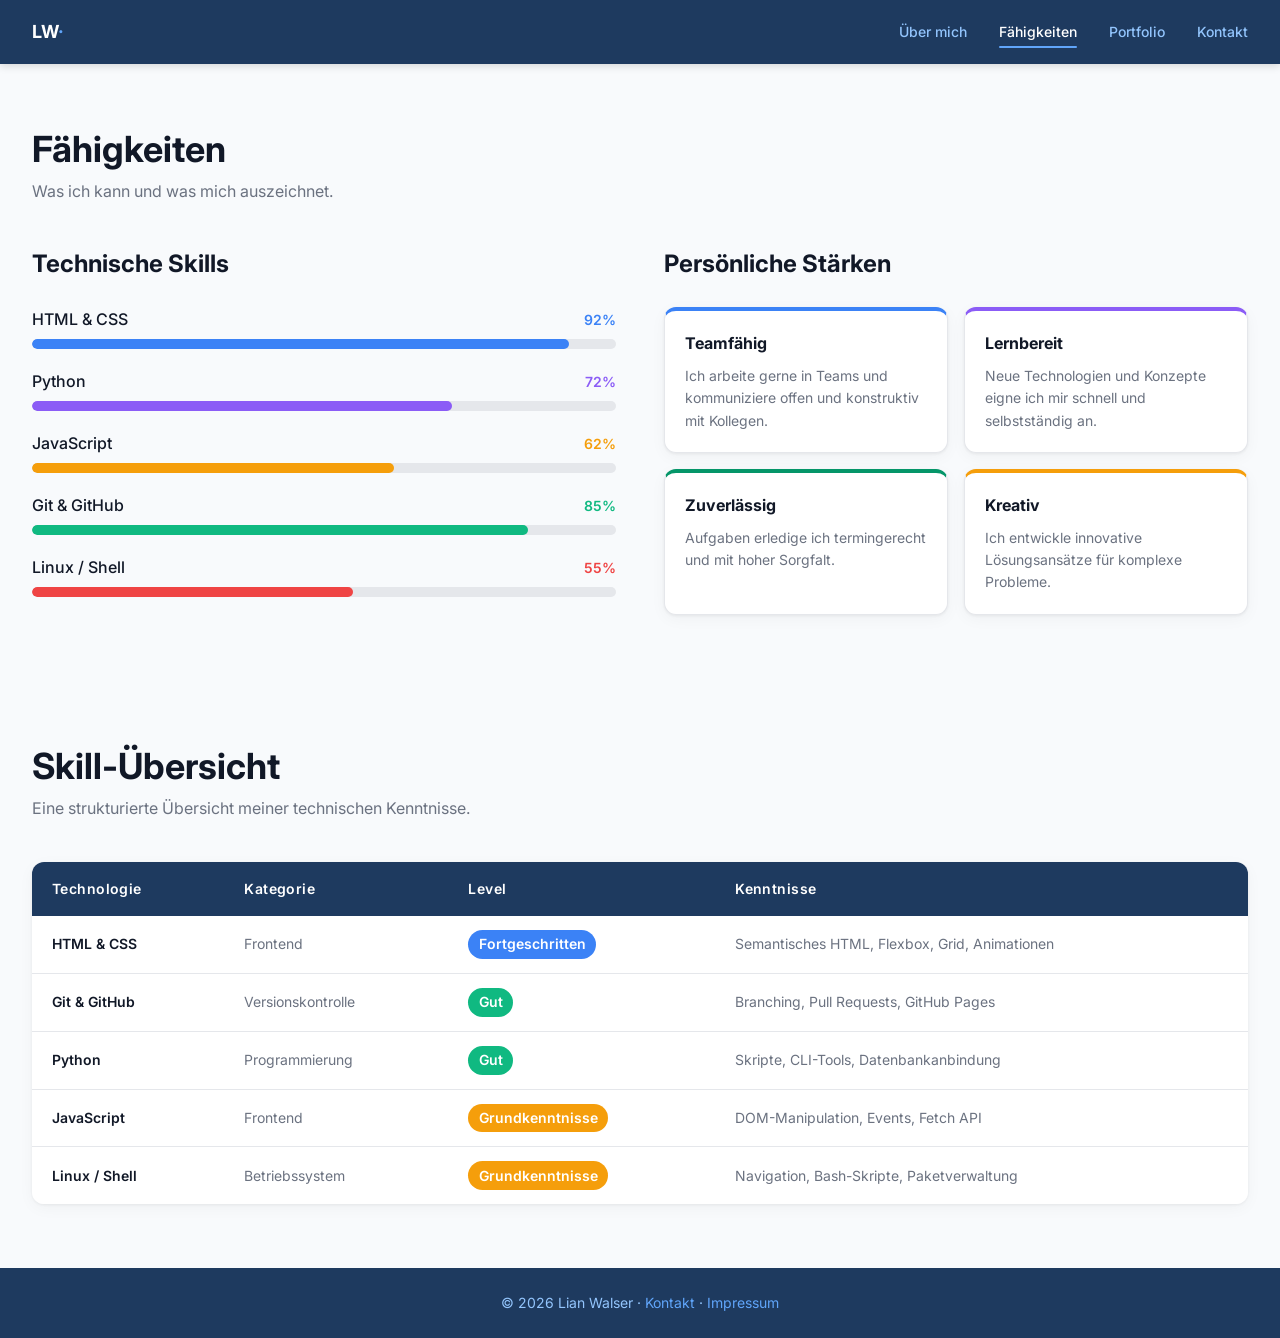
<file: pages/faehigkeiten.html>
﻿<!DOCTYPE html>
<html lang="de">
<head>
  <meta charset="UTF-8" />
  <meta name="viewport" content="width=device-width, initial-scale=1.0" />
  <meta name="description" content="Fähigkeiten und Stärken von Lian Walser – Informatiker EFZ." />
  <title>Lian Walser – Fähigkeiten</title>
  <link rel="stylesheet" href="../css/style.css" />
</head>
<body>

  <!-- Navigation -->
  <nav class="navbar">
    <div class="container">
      <a href="../index.html" class="nav-logo">LW<span>·</span></a>
      <button class="nav-toggle" aria-label="Menü öffnen" aria-expanded="false">
        <span></span><span></span><span></span>
      </button>
      <ul class="nav-links">
        <li><a href="../index.html">Über mich</a></li>
        <li><a href="faehigkeiten.html" class="active">Fähigkeiten</a></li>
        <li><a href="portfolio.html">Portfolio</a></li>
        <li><a href="kontakt.html">Kontakt</a></li>
      </ul>
    </div>
  </nav>

  <!-- Fähigkeiten -->
  <section class="section">
    <div class="container">
      <h1 class="section-title">Fähigkeiten</h1>
      <p class="section-subtitle">Was ich kann und was mich auszeichnet.</p>

      <div class="skills-layout">

        <!-- Skill-Balken -->
        <div>
          <h2 class="skills-heading">Technische Skills</h2>

          <div class="skill-item">
            <div class="skill-header">
              <span class="skill-name">HTML &amp; CSS</span>
              <span class="skill-pct skill-pct--blue">92%</span>
            </div>
            <div class="skill-bar-bg">
              <div class="skill-bar-fill skill-bar--blue skill-w-92"></div>
            </div>
          </div>

          <div class="skill-item">
            <div class="skill-header">
              <span class="skill-name">Python</span>
              <span class="skill-pct skill-pct--purple">72%</span>
            </div>
            <div class="skill-bar-bg">
              <div class="skill-bar-fill skill-bar--purple skill-w-72"></div>
            </div>
          </div>

          <div class="skill-item">
            <div class="skill-header">
              <span class="skill-name">JavaScript</span>
              <span class="skill-pct skill-pct--amber">62%</span>
            </div>
            <div class="skill-bar-bg">
              <div class="skill-bar-fill skill-bar--amber skill-w-62"></div>
            </div>
          </div>

          <div class="skill-item">
            <div class="skill-header">
              <span class="skill-name">Git &amp; GitHub</span>
              <span class="skill-pct skill-pct--green">85%</span>
            </div>
            <div class="skill-bar-bg">
              <div class="skill-bar-fill skill-bar--green skill-w-85"></div>
            </div>
          </div>

          <div class="skill-item">
            <div class="skill-header">
              <span class="skill-name">Linux / Shell</span>
              <span class="skill-pct skill-pct--red">55%</span>
            </div>
            <div class="skill-bar-bg">
              <div class="skill-bar-fill skill-bar--red skill-w-55"></div>
            </div>
          </div>
        </div>

        <!-- Stärken-Karten -->
        <div>
          <h2 class="skills-heading">Persönliche Stärken</h2>

          <div class="strengths-grid">

            <div class="strength-card strength-card--blue">
              <h4>Teamfähig</h4>
              <p>Ich arbeite gerne in Teams und kommuniziere offen und konstruktiv mit Kollegen.</p>
            </div>

            <div class="strength-card strength-card--purple">
              <h4>Lernbereit</h4>
              <p>Neue Technologien und Konzepte eigne ich mir schnell und selbstständig an.</p>
            </div>

            <div class="strength-card strength-card--green">
              <h4>Zuverlässig</h4>
              <p>Aufgaben erledige ich termingerecht und mit hoher Sorgfalt.</p>
            </div>

            <div class="strength-card strength-card--amber">
              <h4>Kreativ</h4>
              <p>Ich entwickle innovative Lösungsansätze für komplexe Probleme.</p>
            </div>

          </div>
        </div>

      </div>
    </div>
  </section>

  <!-- Skill-Tabelle -->
  <section class="section">
    <div class="container">
      <h2 class="section-title">Skill-Übersicht</h2>
      <p class="section-subtitle">Eine strukturierte Übersicht meiner technischen Kenntnisse.</p>
      <div class="table-wrapper">
        <table class="skill-table">
          <thead>
            <tr>
              <th>Technologie</th>
              <th>Kategorie</th>
              <th>Level</th>
              <th>Kenntnisse</th>
            </tr>
          </thead>
          <tbody>
            <tr>
              <td>HTML &amp; CSS</td>
              <td>Frontend</td>
              <td><span class="level-badge level-badge--expert">Fortgeschritten</span></td>
              <td>Semantisches HTML, Flexbox, Grid, Animationen</td>
            </tr>
            <tr>
              <td>Git &amp; GitHub</td>
              <td>Versionskontrolle</td>
              <td><span class="level-badge level-badge--advanced">Gut</span></td>
              <td>Branching, Pull Requests, GitHub Pages</td>
            </tr>
            <tr>
              <td>Python</td>
              <td>Programmierung</td>
              <td><span class="level-badge level-badge--advanced">Gut</span></td>
              <td>Skripte, CLI-Tools, Datenbankanbindung</td>
            </tr>
            <tr>
              <td>JavaScript</td>
              <td>Frontend</td>
              <td><span class="level-badge level-badge--intermediate">Grundkenntnisse</span></td>
              <td>DOM-Manipulation, Events, Fetch API</td>
            </tr>
            <tr>
              <td>Linux / Shell</td>
              <td>Betriebssystem</td>
              <td><span class="level-badge level-badge--intermediate">Grundkenntnisse</span></td>
              <td>Navigation, Bash-Skripte, Paketverwaltung</td>
            </tr>
          </tbody>
        </table>
      </div>
    </div>
  </section>

  <!-- Footer -->
  <footer>
    <p>© 2026 Lian Walser · <a href="kontakt.html">Kontakt</a> · <a href="impressum.html">Impressum</a></p>
  </footer>

  <script>
    const toggle = document.querySelector('.nav-toggle');
    const links  = document.querySelector('.nav-links');
    toggle.addEventListener('click', () => {
      const open = links.classList.toggle('open');
      toggle.classList.toggle('open', open);
      toggle.setAttribute('aria-expanded', open);
    });
  </script>

</body>
</html>
</file>
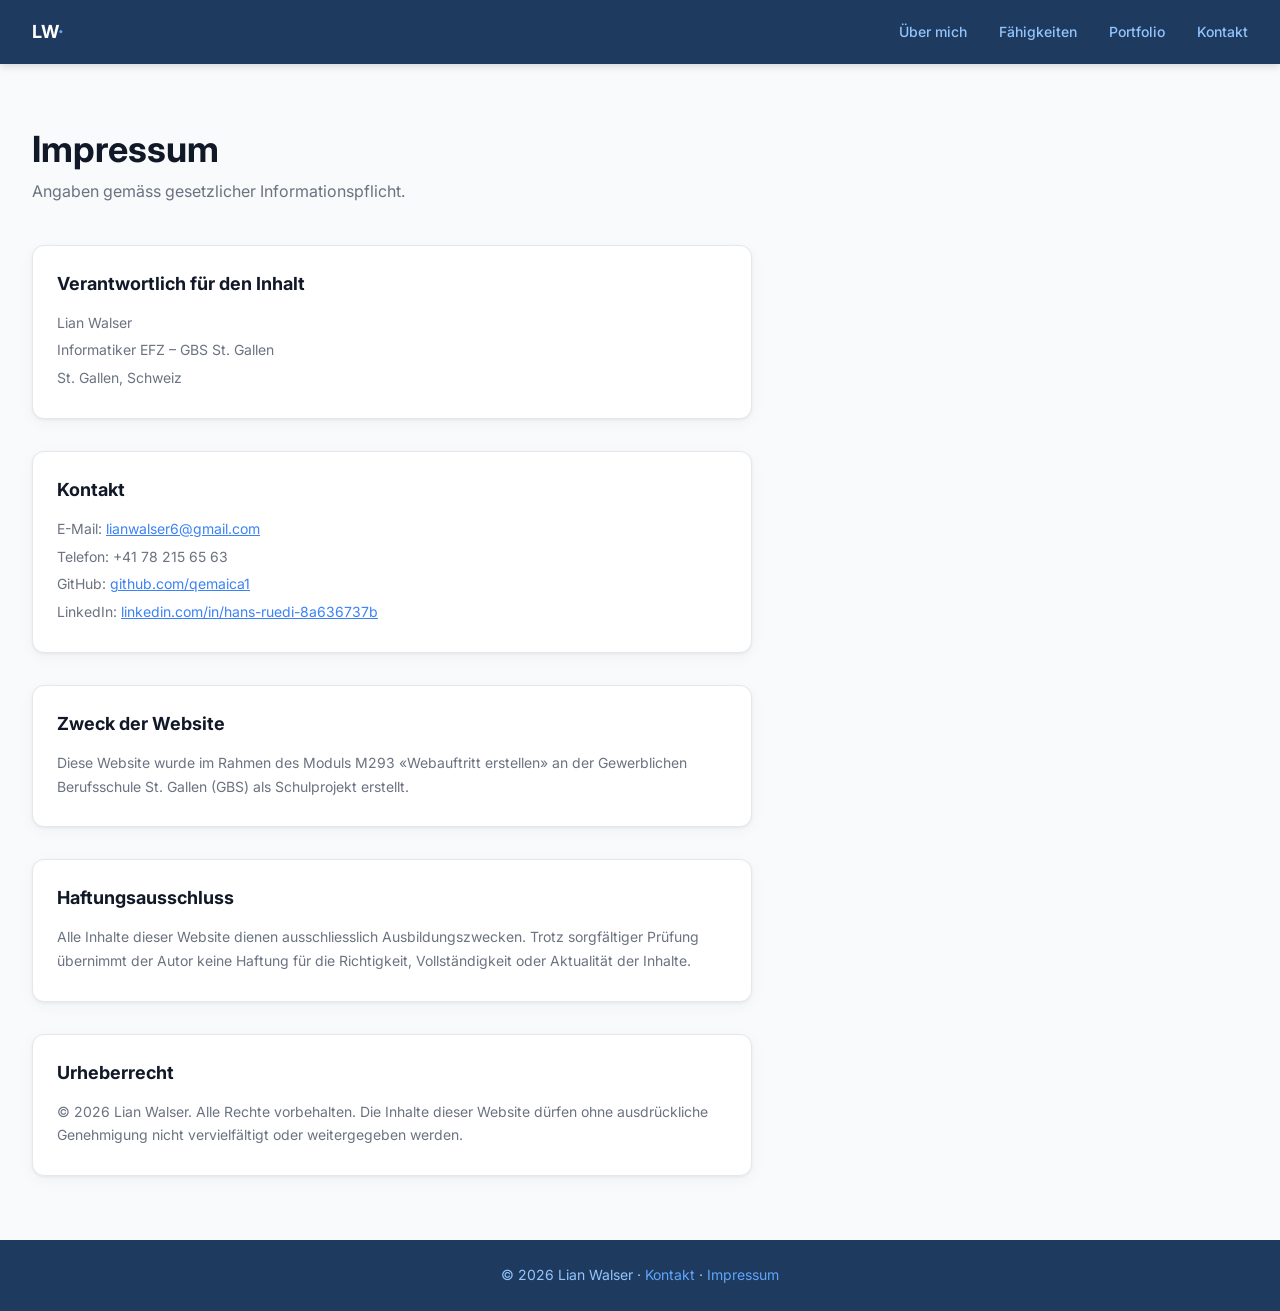
<file: pages/impressum.html>
﻿<!DOCTYPE html>
<html lang="de">
<head>
  <meta charset="UTF-8" />
  <meta name="viewport" content="width=device-width, initial-scale=1.0" />
  <meta name="description" content="Impressum – Lian Walser, Informatiker EFZ GBS St. Gallen." />
  <title>Lian Walser – Impressum</title>
  <link rel="stylesheet" href="../css/style.css" />
</head>
<body>

  <!-- Navigation -->
  <nav class="navbar">
    <div class="container">
      <a href="../index.html" class="nav-logo">LW<span>·</span></a>
      <button class="nav-toggle" aria-label="Menü öffnen" aria-expanded="false">
        <span></span><span></span><span></span>
      </button>
      <ul class="nav-links">
        <li><a href="../index.html">Über mich</a></li>
        <li><a href="faehigkeiten.html">Fähigkeiten</a></li>
        <li><a href="portfolio.html">Portfolio</a></li>
        <li><a href="kontakt.html">Kontakt</a></li>
      </ul>
    </div>
  </nav>

  <!-- Impressum -->
  <section class="section">
    <div class="container">
      <h1 class="section-title">Impressum</h1>
      <p class="section-subtitle">Angaben gemäss gesetzlicher Informationspflicht.</p>

      <div class="impressum-layout">

        <div class="impressum-block">
          <h2 class="impressum-heading">Verantwortlich für den Inhalt</h2>
          <p>Lian Walser</p>
          <p>Informatiker EFZ – GBS St. Gallen</p>
          <p>St. Gallen, Schweiz</p>
        </div>

        <div class="impressum-block">
          <h2 class="impressum-heading">Kontakt</h2>
          <p>E-Mail: <a href="mailto:lianwalser6@gmail.com">lianwalser6@gmail.com</a></p>
          <p>Telefon: +41 78 215 65 63</p>
          <p>GitHub: <a href="https://github.com/qemaica1" target="_blank" rel="noopener noreferrer">github.com/qemaica1</a></p>
          <p>LinkedIn: <a href="https://www.linkedin.com/in/hans-ruedi-8a636737b/" target="_blank" rel="noopener noreferrer">linkedin.com/in/hans-ruedi-8a636737b</a></p>
        </div>

        <div class="impressum-block">
          <h2 class="impressum-heading">Zweck der Website</h2>
          <p>
            Diese Website wurde im Rahmen des Moduls M293 «Webauftritt erstellen»
            an der Gewerblichen Berufsschule St. Gallen (GBS) als Schulprojekt erstellt.
          </p>
        </div>

        <div class="impressum-block">
          <h2 class="impressum-heading">Haftungsausschluss</h2>
          <p>
            Alle Inhalte dieser Website dienen ausschliesslich Ausbildungszwecken.
            Trotz sorgfältiger Prüfung übernimmt der Autor keine Haftung für die
            Richtigkeit, Vollständigkeit oder Aktualität der Inhalte.
          </p>
        </div>

        <div class="impressum-block">
          <h2 class="impressum-heading">Urheberrecht</h2>
          <p>
            © 2026 Lian Walser. Alle Rechte vorbehalten. Die Inhalte dieser Website
            dürfen ohne ausdrückliche Genehmigung nicht vervielfältigt oder weitergegeben werden.
          </p>
        </div>

      </div>
    </div>
  </section>

  <!-- Footer -->
  <footer>
    <p>© 2026 Lian Walser · <a href="kontakt.html">Kontakt</a> · <a href="impressum.html" class="active">Impressum</a></p>
  </footer>

  <script>
    const toggle = document.querySelector('.nav-toggle');
    const links  = document.querySelector('.nav-links');
    toggle.addEventListener('click', () => {
      const open = links.classList.toggle('open');
      toggle.classList.toggle('open', open);
      toggle.setAttribute('aria-expanded', open);
    });
  </script>

</body>
</html>
</file>
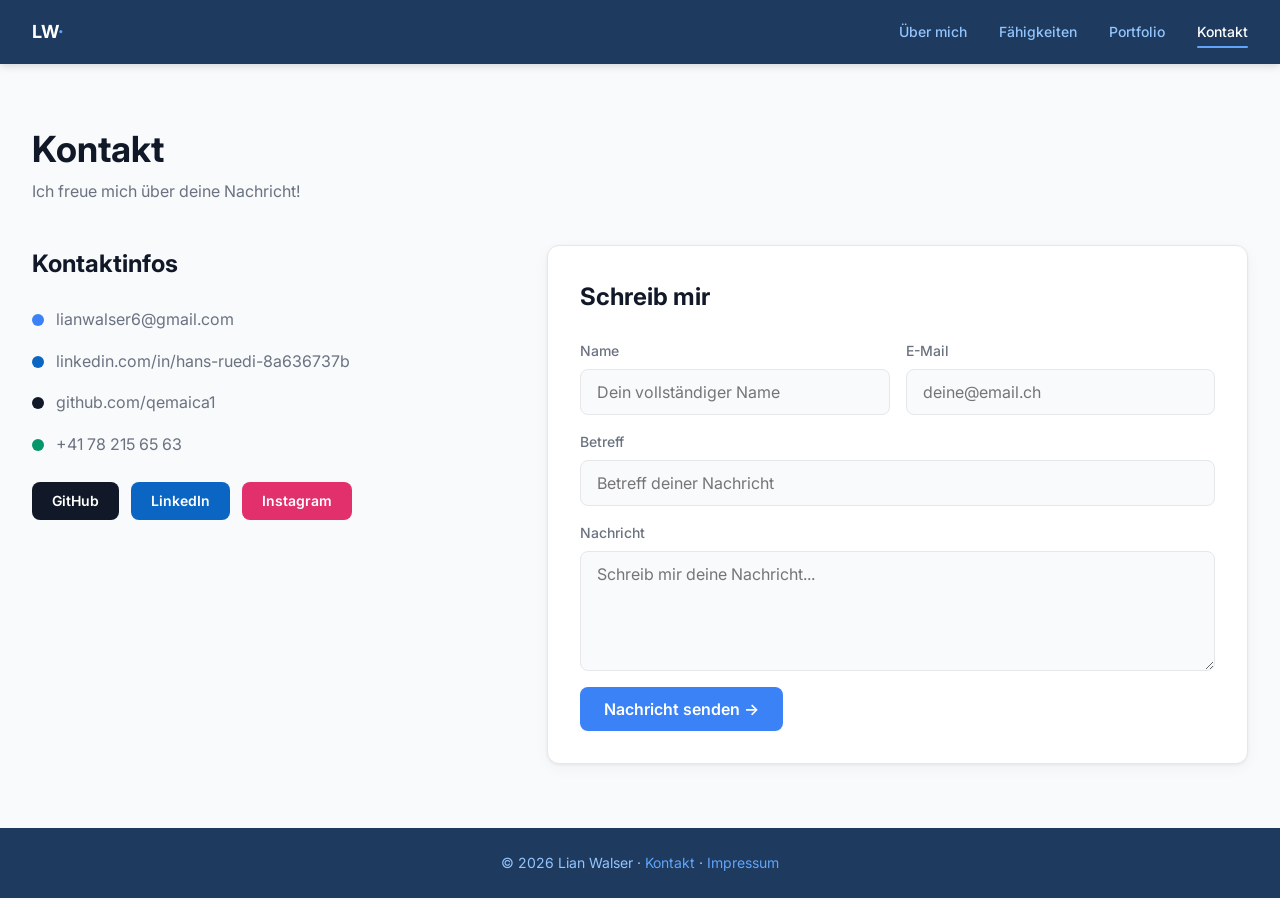
<file: pages/kontakt.html>
﻿<!DOCTYPE html>
<html lang="de">
<head>
  <meta charset="UTF-8" />
  <meta name="viewport" content="width=device-width, initial-scale=1.0" />
  <meta name="description" content="Kontakt – Lian Walser, Informatiker EFZ GBS St. Gallen." />
  <title>Lian Walser – Kontakt</title>
  <link rel="stylesheet" href="../css/style.css" />
</head>
<body>

  <!-- Navigation -->
  <nav class="navbar">
    <div class="container">
      <a href="../index.html" class="nav-logo">LW<span>·</span></a>
      <button class="nav-toggle" aria-label="Menü öffnen" aria-expanded="false">
        <span></span><span></span><span></span>
      </button>
      <ul class="nav-links">
        <li><a href="../index.html">Über mich</a></li>
        <li><a href="faehigkeiten.html">Fähigkeiten</a></li>
        <li><a href="portfolio.html">Portfolio</a></li>
        <li><a href="kontakt.html" class="active">Kontakt</a></li>
      </ul>
    </div>
  </nav>

  <!-- Kontakt -->
  <section class="section">
    <div class="container">
      <h1 class="section-title">Kontakt</h1>
      <p class="section-subtitle">Ich freue mich über deine Nachricht!</p>

      <div class="contact-layout">

        <!-- Kontaktinfos -->
        <div class="contact-info">
          <h3>Kontaktinfos</h3>

          <div class="contact-item">
            <span class="contact-dot contact-dot--blue"></span>
            <span>lianwalser6@gmail.com</span>
          </div>
          <div class="contact-item">
            <span class="contact-dot contact-dot--linkedin"></span>
            <span>linkedin.com/in/hans-ruedi-8a636737b</span>
          </div>
          <div class="contact-item">
            <span class="contact-dot contact-dot--dark"></span>
            <span>github.com/qemaica1</span>
          </div>
          <div class="contact-item">
            <span class="contact-dot contact-dot--green"></span>
            <span>+41 78 215 65 63</span>
          </div>

          <div class="social-row">
            <a href="https://github.com/qemaica1" class="social-btn social-btn--github" target="_blank" rel="noopener noreferrer">GitHub</a>
            <a href="https://www.linkedin.com/in/hans-ruedi-8a636737b/" class="social-btn social-btn--linkedin" target="_blank" rel="noopener noreferrer">LinkedIn</a>
            <a href="https://www.instagram.com/lw0905_sg" class="social-btn social-btn--instagram" target="_blank" rel="noopener noreferrer">Instagram</a>
          </div>
        </div>

        <!-- Kontaktformular -->
        <div class="contact-form">
          <h3>Schreib mir</h3>

          <form action="#" method="post">
            <div class="form-row">
              <div class="form-group">
                <label for="name">Name</label>
                <input type="text" id="name" name="name" placeholder="Dein vollständiger Name" required />
              </div>
              <div class="form-group">
                <label for="email">E-Mail</label>
                <input type="email" id="email" name="email" placeholder="deine@email.ch" required />
              </div>
            </div>

            <div class="form-group">
              <label for="betreff">Betreff</label>
              <input type="text" id="betreff" name="betreff" placeholder="Betreff deiner Nachricht" required />
            </div>

            <div class="form-group">
              <label for="nachricht">Nachricht</label>
              <textarea id="nachricht" name="nachricht" placeholder="Schreib mir deine Nachricht..." required></textarea>
            </div>

            <button type="submit" class="btn btn-primary">Nachricht senden →</button>
          </form>
        </div>

      </div>
    </div>
  </section>

  <!-- Footer -->
  <footer>
    <p>© 2026 Lian Walser · <a href="kontakt.html">Kontakt</a> · <a href="impressum.html">Impressum</a></p>
  </footer>

  <script>
    const toggle = document.querySelector('.nav-toggle');
    const links  = document.querySelector('.nav-links');
    toggle.addEventListener('click', () => {
      const open = links.classList.toggle('open');
      toggle.classList.toggle('open', open);
      toggle.setAttribute('aria-expanded', open);
    });

    // Formular Feedback
    const form = document.querySelector('form');
    form.addEventListener('submit', (e) => {
      e.preventDefault();
      alert('Danke für deine Nachricht! Ich melde mich bald.');
      form.reset();
    });
  </script>

</body>
</html>
</file>
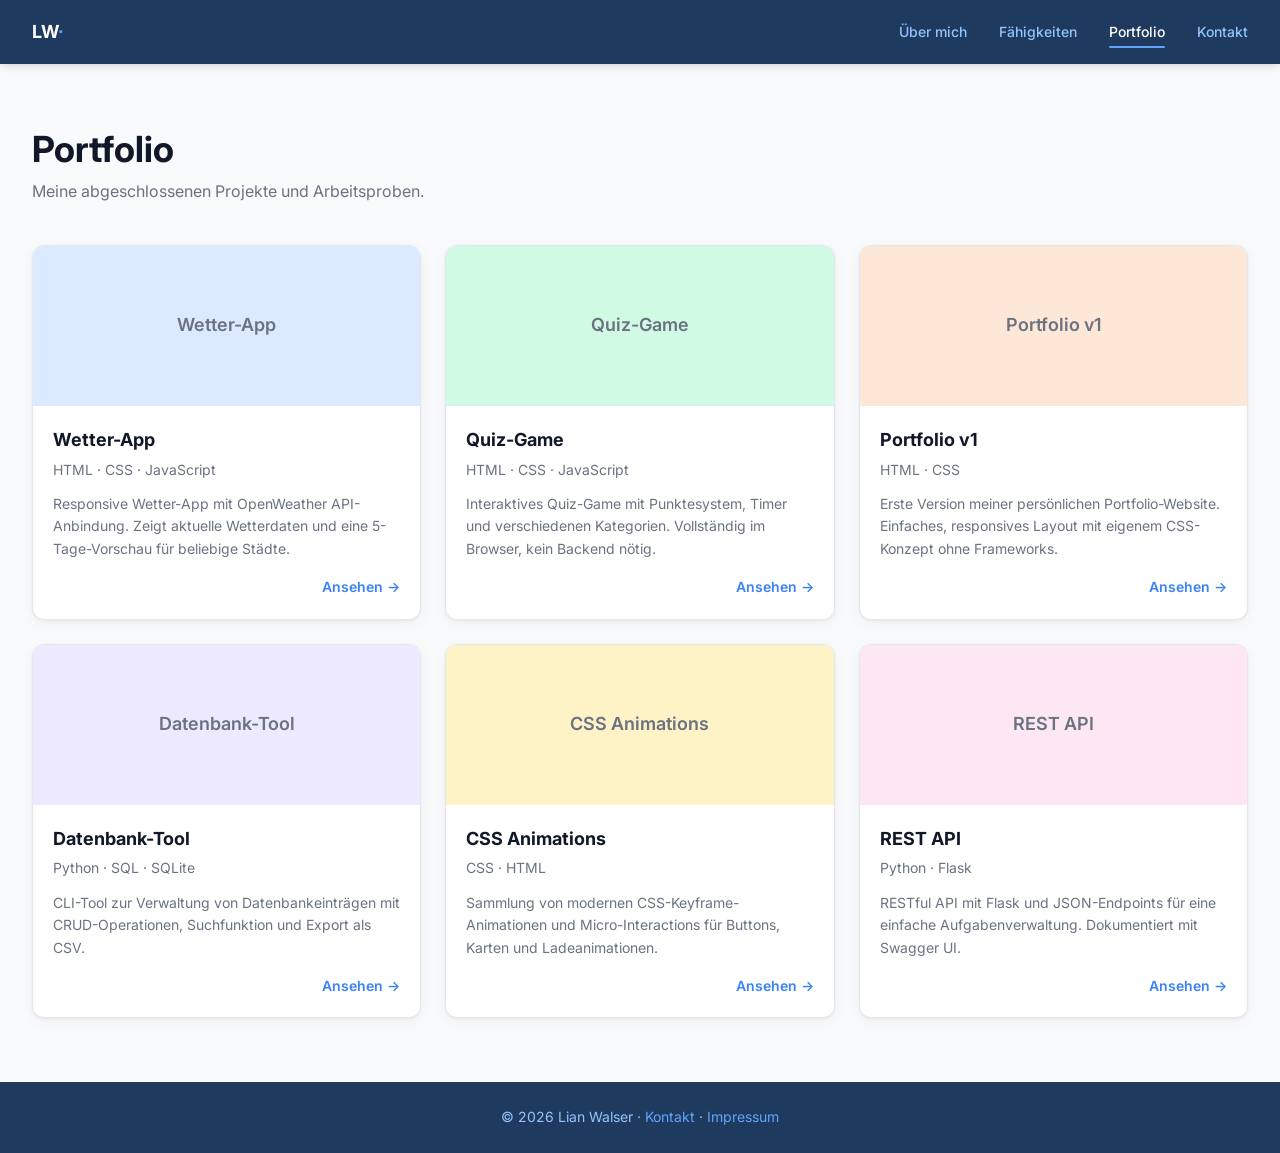
<file: pages/portfolio.html>
﻿<!DOCTYPE html>
<html lang="de">
<head>
  <meta charset="UTF-8" />
  <meta name="viewport" content="width=device-width, initial-scale=1.0" />
  <meta name="description" content="Portfolio von Lian Walser – Projekte und Arbeitsproben." />
  <title>Lian Walser – Portfolio</title>
  <link rel="stylesheet" href="../css/style.css" />
</head>
<body>

  <!-- Navigation -->
  <nav class="navbar">
    <div class="container">
      <a href="../index.html" class="nav-logo">LW<span>·</span></a>
      <button class="nav-toggle" aria-label="Menü öffnen" aria-expanded="false">
        <span></span><span></span><span></span>
      </button>
      <ul class="nav-links">
        <li><a href="../index.html">Über mich</a></li>
        <li><a href="faehigkeiten.html">Fähigkeiten</a></li>
        <li><a href="portfolio.html" class="active">Portfolio</a></li>
        <li><a href="kontakt.html">Kontakt</a></li>
      </ul>
    </div>
  </nav>

  <!-- Portfolio -->
  <section class="section">
    <div class="container">
      <h1 class="section-title">Portfolio</h1>
      <p class="section-subtitle">Meine abgeschlossenen Projekte und Arbeitsproben.</p>

      <div class="portfolio-grid">

        <article class="project-card">
          <div class="project-img project-img--blue">Wetter-App</div>
          <div class="project-body">
            <h2 class="project-title">Wetter-App</h2>
            <p class="project-tech">HTML · CSS · JavaScript</p>
            <p class="project-desc">
              Responsive Wetter-App mit OpenWeather API-Anbindung. Zeigt aktuelle
              Wetterdaten und eine 5-Tage-Vorschau für beliebige Städte.
            </p>
            <a href="https://openweathermap.org" class="project-link" target="_blank" rel="noopener noreferrer">Ansehen →</a>
          </div>
        </article>

        <article class="project-card">
          <div class="project-img project-img--green">Quiz-Game</div>
          <div class="project-body">
            <h2 class="project-title">Quiz-Game</h2>
            <p class="project-tech">HTML · CSS · JavaScript</p>
            <p class="project-desc">
              Interaktives Quiz-Game mit Punktesystem, Timer und verschiedenen
              Kategorien. Vollständig im Browser, kein Backend nötig.
            </p>
            <a href="https://opentdb.com" class="project-link" target="_blank" rel="noopener noreferrer">Ansehen →</a>
          </div>
        </article>

        <article class="project-card">
          <div class="project-img project-img--orange">Portfolio v1</div>
          <div class="project-body">
            <h2 class="project-title">Portfolio v1</h2>
            <p class="project-tech">HTML · CSS</p>
            <p class="project-desc">
              Erste Version meiner persönlichen Portfolio-Website. Einfaches,
              responsives Layout mit eigenem CSS-Konzept ohne Frameworks.
            </p>
            <a href="https://github.com" class="project-link" target="_blank" rel="noopener noreferrer">Ansehen →</a>
          </div>
        </article>

        <article class="project-card">
          <div class="project-img project-img--purple">Datenbank-Tool</div>
          <div class="project-body">
            <h2 class="project-title">Datenbank-Tool</h2>
            <p class="project-tech">Python · SQL · SQLite</p>
            <p class="project-desc">
              CLI-Tool zur Verwaltung von Datenbankeinträgen mit CRUD-Operationen,
              Suchfunktion und Export als CSV.
            </p>
            <a href="https://www.sqlite.org" class="project-link" target="_blank" rel="noopener noreferrer">Ansehen →</a>
          </div>
        </article>

        <article class="project-card">
          <div class="project-img project-img--yellow">CSS Animations</div>
          <div class="project-body">
            <h2 class="project-title">CSS Animations</h2>
            <p class="project-tech">CSS · HTML</p>
            <p class="project-desc">
              Sammlung von modernen CSS-Keyframe-Animationen und Micro-Interactions
              für Buttons, Karten und Ladeanimationen.
            </p>
            <a href="https://animate.style" class="project-link" target="_blank" rel="noopener noreferrer">Ansehen →</a>
          </div>
        </article>

        <article class="project-card">
          <div class="project-img project-img--pink">REST API</div>
          <div class="project-body">
            <h2 class="project-title">REST API</h2>
            <p class="project-tech">Python · Flask</p>
            <p class="project-desc">
              RESTful API mit Flask und JSON-Endpoints für eine einfache
              Aufgabenverwaltung. Dokumentiert mit Swagger UI.
            </p>
            <a href="https://flask.palletsprojects.com" class="project-link" target="_blank" rel="noopener noreferrer">Ansehen →</a>
          </div>
        </article>

      </div>
    </div>
  </section>

  <!-- Footer -->
  <footer>
    <p>© 2026 Lian Walser · <a href="kontakt.html">Kontakt</a> · <a href="impressum.html">Impressum</a></p>
  </footer>

  <script>
    const toggle = document.querySelector('.nav-toggle');
    const links  = document.querySelector('.nav-links');
    toggle.addEventListener('click', () => {
      const open = links.classList.toggle('open');
      toggle.classList.toggle('open', open);
      toggle.setAttribute('aria-expanded', open);
    });
  </script>

</body>
</html>
</file>
<file: css/style.css>
﻿/* ===========================
   M293 – Personal Website
   Lian Walser
   =========================== */

@import url('https://fonts.googleapis.com/css2?family=Inter:wght@400;500;600;700&display=swap');

/* --- CSS Variables --- */
:root {
  --color-primary:    #1E3A5F;
  --color-secondary:  #3B82F6;
  --color-accent:     #60A5FA;
  --color-bg:         #F8FAFC;
  --color-surface:    #FFFFFF;
  --color-text:       #111827;
  --color-text-muted: #6B7280;
  --color-border:     #E5E7EB;
  --color-white:      #FFFFFF;
  --color-nav-link:   #93C5FD;

  --color-purple:     #8B5CF6;
  --color-green:      #059669;
  --color-teal:       #10B981;
  --color-amber:      #D97706;
  --color-amber-alt:  #F59E0B;
  --color-red:        #EF4444;
  --color-linkedin:   #0A66C2;
  --color-secondary-rgb: 59, 130, 246;

  --font-family: 'Inter', sans-serif;

  --font-size-sm:   clamp(0.75rem, 1.5vw, 0.875rem);
  --font-size-base: clamp(0.875rem, 2vw, 1rem);
  --font-size-md:   clamp(1rem, 2.5vw, 1.125rem);
  --font-size-lg:   clamp(1.125rem, 3vw, 1.5rem);
  --font-size-xl:   clamp(1.5rem, 4vw, 2.25rem);
  --font-size-2xl:  clamp(2rem, 5vw, 2.5rem);

  --radius-sm:  0.5rem;
  --radius-md:  0.75rem;
  --radius-lg:  1rem;

  --shadow-card: 0 1px 3px rgba(0,0,0,0.06), 0 4px 16px rgba(0,0,0,0.04);

  --nav-height: 4rem;
  --container:  1280px;
  --gap:        1.5rem;
}

/* --- Reset & Base --- */
*, *::before, *::after {
  box-sizing: border-box;
  margin: 0;
  padding: 0;
}

html {
  scroll-behavior: smooth;
}

body {
  font-family: var(--font-family);
  font-size: var(--font-size-base);
  color: var(--color-text);
  background-color: var(--color-bg);
  line-height: 1.6;
  -webkit-font-smoothing: antialiased;
}

img, video {
  max-width: 100%;
  display: block;
}

a {
  color: inherit;
  text-decoration: none;
}

ul {
  list-style: none;
}

/* --- Container --- */
.container {
  width: 100%;
  max-width: var(--container);
  margin-inline: auto;
  padding-inline: 2rem;
}

/* --- Navigation --- */
.navbar {
  position: sticky;
  top: 0;
  z-index: 100;
  background-color: var(--color-primary);
  height: var(--nav-height);
  box-shadow: 0 2px 8px rgba(0,0,0,0.15);
}

.navbar .container {
  display: flex;
  align-items: center;
  justify-content: space-between;
  height: 100%;
}

.nav-logo {
  font-size: var(--font-size-md);
  font-weight: 700;
  color: var(--color-white);
  letter-spacing: -0.02em;
}

.nav-logo span {
  color: var(--color-accent);
}

.nav-links {
  display: flex;
  align-items: center;
  gap: 2rem;
}

.nav-links a {
  font-size: var(--font-size-sm);
  font-weight: 500;
  color: var(--color-nav-link);
  transition: color 0.2s;
  position: relative;
  padding-bottom: 0.25rem;
}

.nav-links a:hover,
.nav-links a.active {
  color: var(--color-white);
}

.nav-links a.active::after {
  content: '';
  position: absolute;
  bottom: -0.25rem;
  left: 0;
  right: 0;
  height: 2px;
  background-color: var(--color-accent);
  border-radius: 1px;
}

/* Hamburger */
.nav-toggle {
  display: none;
  flex-direction: column;
  gap: 5px;
  cursor: pointer;
  background: none;
  border: none;
  padding: 0.5rem;
}

.nav-toggle span {
  display: block;
  width: 24px;
  height: 2px;
  background-color: var(--color-white);
  border-radius: 2px;
  transition: transform 0.3s, opacity 0.3s;
}

.nav-toggle.open span:nth-child(1) { transform: translateY(7px) rotate(45deg); }
.nav-toggle.open span:nth-child(2) { opacity: 0; }
.nav-toggle.open span:nth-child(3) { transform: translateY(-7px) rotate(-45deg); }

/* --- Buttons --- */
.btn {
  display: inline-flex;
  align-items: center;
  gap: 0.5rem;
  padding: 0.75rem 1.5rem;
  border-radius: var(--radius-sm);
  font-family: var(--font-family);
  font-size: var(--font-size-base);
  font-weight: 600;
  cursor: pointer;
  transition: transform 0.15s, box-shadow 0.15s, background-color 0.2s;
  border: none;
}

.btn:hover {
  transform: translateY(-1px);
  box-shadow: 0 4px 12px rgba(var(--color-secondary-rgb), 0.3);
}

.btn-primary {
  background-color: var(--color-secondary);
  color: var(--color-white);
}

.btn-primary:hover {
  background-color: #2563EB;
}

/* --- Section Titles --- */
.section {
  padding-block: 4rem;
}

.section-title {
  font-size: var(--font-size-xl);
  font-weight: 700;
  color: var(--color-text);
  margin-bottom: 0.5rem;
  line-height: 1.2;
}

.section-subtitle {
  font-size: var(--font-size-base);
  color: var(--color-text-muted);
  margin-bottom: 2.5rem;
}

/* --- Tags / Badges --- */
.tag {
  display: inline-block;
  padding: 0.25rem 0.75rem;
  border-radius: 2rem;
  font-size: var(--font-size-sm);
  font-weight: 600;
  color: var(--color-white);
}

/* --- Footer --- */
footer {
  background-color: var(--color-primary);
  color: var(--color-nav-link);
  text-align: center;
  padding: 1.5rem;
  font-size: var(--font-size-sm);
  margin-top: auto;
}

footer a {
  color: var(--color-accent);
}

/* ===========================
   PAGE: Ueber mich
   =========================== */

.hero {
  background-color: var(--color-primary);
  color: var(--color-white);
  padding-block: 4rem;
}

.hero .container {
  display: flex;
  align-items: center;
  gap: 3rem;
  flex-wrap: wrap;
}

.hero-avatar {
  width: clamp(100px, 15vw, 160px);
  height: clamp(100px, 15vw, 160px);
  border-radius: 50%;
  border: 4px solid var(--color-white);
  object-fit: cover;
  flex-shrink: 0;
}

.video-wrapper {
  border-radius: 0.75rem;
  overflow: hidden;
  box-shadow: 0 4px 20px rgba(0,0,0,0.1);
  max-width: 900px;
  margin-inline: auto;
  aspect-ratio: 16 / 9;
}

.video-wrapper iframe,
.video-wrapper video {
  width: 100%;
  height: 100%;
  display: block;
}

.video-section {
  background-color: var(--color-surface);
}

.hero-content {
  flex: 1;
  min-width: 240px;
}

.hero-name {
  font-size: var(--font-size-2xl);
  font-weight: 700;
  margin-bottom: 0.5rem;
}

.hero-role {
  font-size: var(--font-size-md);
  color: var(--color-nav-link);
  margin-bottom: 1rem;
}

.hero-bio {
  font-size: var(--font-size-base);
  color: #CBD5E1;
  margin-bottom: 1.5rem;
  max-width: 560px;
}

.hero-tags {
  display: flex;
  flex-wrap: wrap;
  gap: 0.5rem;
  margin-bottom: 1.5rem;
}

.about-grid {
  display: grid;
  grid-template-columns: repeat(auto-fit, minmax(260px, 1fr));
  gap: var(--gap);
}

.about-card {
  background-color: var(--color-surface);
  border: 1px solid var(--color-border);
  border-radius: var(--radius-md);
  padding: 1.5rem;
  box-shadow: var(--shadow-card);
}

.about-card h3 {
  font-size: var(--font-size-md);
  font-weight: 700;
  margin-bottom: 0.75rem;
  color: var(--color-text);
}

.about-card p,
.about-card li {
  font-size: var(--font-size-sm);
  color: var(--color-text-muted);
  line-height: 1.7;
}

.about-card ul {
  display: flex;
  flex-direction: column;
  gap: 0.4rem;
}

.about-card ul:not(.skill-dot-list) li::before {
  content: '·  ';
  color: var(--color-secondary);
  font-weight: 700;
}


.about-card-title {
  font-size: var(--font-size-base);
  font-weight: 700;
  color: var(--color-text);
  margin-bottom: 0.3rem;
}

.about-card-detail {
  font-size: var(--font-size-sm);
  color: var(--color-text-muted);
  line-height: 1.7;
}

/* ===========================
   PAGE: Faehigkeiten
   =========================== */

.skills-layout {
  display: grid;
  grid-template-columns: 1fr 1fr;
  gap: 3rem;
  align-items: start;
}

.skill-item {
  margin-bottom: 1.25rem;
}

.skill-header {
  display: flex;
  justify-content: space-between;
  align-items: center;
  margin-bottom: 0.4rem;
}

.skill-name {
  font-size: var(--font-size-base);
  font-weight: 500;
  color: var(--color-text);
}

.skill-pct {
  font-size: var(--font-size-sm);
  font-weight: 600;
}

.skill-bar-bg {
  height: 10px;
  background-color: var(--color-border);
  border-radius: 5px;
  overflow: hidden;
}

.skill-bar-fill {
  height: 100%;
  border-radius: 5px;
  transition: width 1s ease;
}

.strengths-grid {
  display: grid;
  grid-template-columns: 1fr 1fr;
  gap: 1rem;
}

.strength-card {
  background-color: var(--color-surface);
  border: 1px solid var(--color-border);
  border-radius: var(--radius-md);
  padding: 1.25rem;
  box-shadow: var(--shadow-card);
  border-top: 4px solid;
}

.strength-card h4 {
  font-size: var(--font-size-base);
  font-weight: 700;
  margin-bottom: 0.5rem;
  color: var(--color-text);
}

.strength-card p {
  font-size: var(--font-size-sm);
  color: var(--color-text-muted);
  line-height: 1.6;
}

/* ===========================
   PAGE: Portfolio
   =========================== */

.portfolio-grid {
  display: grid;
  grid-template-columns: repeat(auto-fill, minmax(300px, 1fr));
  gap: 1.5rem;
}

.project-card {
  background-color: var(--color-surface);
  border: 1px solid var(--color-border);
  border-radius: var(--radius-md);
  overflow: hidden;
  box-shadow: var(--shadow-card);
  transition: transform 0.2s, box-shadow 0.2s;
  display: flex;
  flex-direction: column;
}

.project-card:hover {
  transform: translateY(-4px);
  box-shadow: 0 8px 24px rgba(0,0,0,0.1);
}

.project-img {
  height: 160px;
  display: flex;
  align-items: center;
  justify-content: center;
  font-size: var(--font-size-md);
  font-weight: 600;
  color: var(--color-text-muted);
}

.project-body {
  padding: 1.25rem;
  flex: 1;
  display: flex;
  flex-direction: column;
}

.project-title {
  font-size: var(--font-size-md);
  font-weight: 700;
  margin-bottom: 0.25rem;
  color: var(--color-text);
}

.project-tech {
  font-size: var(--font-size-sm);
  color: var(--color-text-muted);
  margin-bottom: 0.75rem;
}

.project-desc {
  font-size: var(--font-size-sm);
  color: var(--color-text-muted);
  flex: 1;
  margin-bottom: 1rem;
  line-height: 1.6;
}

.project-link {
  align-self: flex-end;
  font-size: var(--font-size-sm);
  font-weight: 600;
  color: var(--color-secondary);
  transition: color 0.2s;
}

.project-link:hover {
  color: #1D4ED8;
}

/* ===========================
   PAGE: Kontakt
   =========================== */

.contact-layout {
  display: grid;
  grid-template-columns: 1fr 1.5fr;
  gap: 3rem;
  align-items: start;
}

.contact-info h3 {
  font-size: var(--font-size-lg);
  font-weight: 700;
  margin-bottom: 1.5rem;
  color: var(--color-text);
}

.contact-item {
  display: flex;
  align-items: center;
  gap: 0.75rem;
  margin-bottom: 1rem;
  font-size: var(--font-size-base);
  color: var(--color-text-muted);
}

.contact-dot {
  width: 12px;
  height: 12px;
  border-radius: 50%;
  flex-shrink: 0;
}

.social-row {
  display: flex;
  gap: 0.75rem;
  flex-wrap: wrap;
  margin-top: 1.5rem;
}

.social-btn {
  padding: 0.5rem 1.25rem;
  border-radius: var(--radius-sm);
  font-size: var(--font-size-sm);
  font-weight: 600;
  color: var(--color-white);
  transition: opacity 0.2s, transform 0.15s;
}

.social-btn:hover {
  opacity: 0.85;
  transform: translateY(-1px);
}

.contact-form {
  background-color: var(--color-surface);
  border: 1px solid var(--color-border);
  border-radius: var(--radius-md);
  padding: 2rem;
  box-shadow: var(--shadow-card);
}

.contact-form h3 {
  font-size: var(--font-size-lg);
  font-weight: 700;
  margin-bottom: 1.5rem;
  color: var(--color-text);
}

.form-row {
  display: grid;
  grid-template-columns: 1fr 1fr;
  gap: 1rem;
}

.form-group {
  display: flex;
  flex-direction: column;
  gap: 0.4rem;
  margin-bottom: 1rem;
}

.form-group label {
  font-size: var(--font-size-sm);
  font-weight: 500;
  color: var(--color-text-muted);
}

.form-group input,
.form-group textarea {
  font-family: var(--font-family);
  font-size: var(--font-size-base);
  padding: 0.75rem 1rem;
  border: 1px solid var(--color-border);
  border-radius: var(--radius-sm);
  background-color: var(--color-bg);
  color: var(--color-text);
  transition: border-color 0.2s, box-shadow 0.2s;
  outline: none;
}

.form-group input:focus,
.form-group textarea:focus {
  border-color: var(--color-secondary);
  box-shadow: 0 0 0 3px rgba(var(--color-secondary-rgb), 0.15);
}

.form-group textarea {
  resize: vertical;
  min-height: 120px;
}

/* ===========================
   SKILL-DOT-LISTE (About-Karte)
   =========================== */

.skill-dot-list {
  display: flex;
  flex-direction: column;
  gap: 0.6rem;
}

.skill-dot-list li {
  display: flex;
  align-items: center;
  gap: 0.65rem;
  font-size: var(--font-size-sm);
  color: var(--color-text-muted);
}

.about-card .skill-dot-list li::before,
.skill-dot-list li::before {
  content: none !important;
}

.skill-dot {
  width: 12px;
  height: 12px;
  border-radius: 50%;
  flex-shrink: 0;
}

.skill-dot--blue   { background-color: var(--color-secondary); }
.skill-dot--purple { background-color: var(--color-purple); }
.skill-dot--green  { background-color: var(--color-green); }
.skill-dot--amber  { background-color: var(--color-amber); }
.skill-dot--red    { background-color: var(--color-red); }

/* ===========================
   TAGS – Farbvarianten
   =========================== */

.tag-html       { background-color: var(--color-secondary); }
.tag-css        { background-color: #7C3AED; }
.tag-python     { background-color: var(--color-green); }
.tag-git        { background-color: var(--color-amber); }
.tag-linux      { background-color: #DC2626; }

/* ===========================
   SKILLS – Farbvarianten & Breiten
   =========================== */

.skills-heading {
  font-size: var(--font-size-lg);
  font-weight: 700;
  margin-bottom: 1.5rem;
  color: var(--color-text);
}

.skill-bar--blue   { background-color: var(--color-secondary); }
.skill-bar--purple { background-color: var(--color-purple); }
.skill-bar--amber  { background-color: var(--color-amber-alt); }
.skill-bar--green  { background-color: var(--color-teal); }
.skill-bar--red    { background-color: var(--color-red); }

.skill-pct--blue   { color: var(--color-secondary); }
.skill-pct--purple { color: var(--color-purple); }
.skill-pct--amber  { color: var(--color-amber-alt); }
.skill-pct--green  { color: var(--color-teal); }
.skill-pct--red    { color: var(--color-red); }

.skill-w-92 { width: 92%; }
.skill-w-85 { width: 85%; }
.skill-w-72 { width: 72%; }
.skill-w-62 { width: 62%; }
.skill-w-55 { width: 55%; }

/* ===========================
   STÄRKEN-KARTEN – Farbvarianten
   =========================== */

.strength-card--blue   { border-top-color: var(--color-secondary); }
.strength-card--purple { border-top-color: var(--color-purple); }
.strength-card--green  { border-top-color: var(--color-green); }
.strength-card--amber  { border-top-color: var(--color-amber-alt); }

/* ===========================
   PORTFOLIO – Projektkarten-Farben
   =========================== */

.project-img--blue   { background-color: #DBEAFE; }
.project-img--green  { background-color: #D1FAE5; }
.project-img--orange { background-color: #FDE8D8; }
.project-img--purple { background-color: #EDE9FE; }
.project-img--yellow { background-color: #FEF3C7; }
.project-img--pink   { background-color: #FCE7F3; }

/* ===========================
   KONTAKT – Dot & Social-Buttons
   =========================== */

.contact-dot--blue     { background-color: var(--color-secondary); }
.contact-dot--linkedin { background-color: var(--color-linkedin); }
.contact-dot--dark     { background-color: var(--color-text); }
.contact-dot--green    { background-color: var(--color-green); }

.social-btn--github    { background-color: var(--color-text); }
.social-btn--linkedin  { background-color: var(--color-linkedin); }
.social-btn--instagram { background-color: #E1306C; }

/* ===========================
   TABELLE – Skill-Übersicht
   =========================== */

.table-wrapper {
  overflow-x: auto;
  border-radius: var(--radius-md);
  box-shadow: var(--shadow-card);
}

.skill-table {
  width: 100%;
  border-collapse: collapse;
  background-color: var(--color-surface);
  font-size: var(--font-size-sm);
}

.skill-table thead {
  background-color: var(--color-primary);
  color: var(--color-white);
}

.skill-table th {
  padding: 1rem 1.25rem;
  text-align: left;
  font-weight: 600;
  font-size: var(--font-size-sm);
  letter-spacing: 0.03em;
}

.skill-table td {
  padding: 0.875rem 1.25rem;
  color: var(--color-text-muted);
  border-bottom: 1px solid var(--color-border);
}

.skill-table tbody tr:last-child td {
  border-bottom: none;
}

.skill-table tbody tr:hover {
  background-color: var(--color-bg);
}

.skill-table td:first-child {
  font-weight: 600;
  color: var(--color-text);
}

.level-badge {
  display: inline-block;
  padding: 0.2rem 0.65rem;
  border-radius: 2rem;
  font-size: var(--font-size-sm);
  font-weight: 600;
  color: var(--color-white);
}

.level-badge--expert       { background-color: var(--color-secondary); }
.level-badge--advanced     { background-color: var(--color-teal); }
.level-badge--intermediate { background-color: var(--color-amber-alt); }

/* ===========================
   PAGE: Impressum
   =========================== */

.impressum-layout {
  display: flex;
  flex-direction: column;
  gap: 2rem;
  max-width: 720px;
}

.impressum-block {
  background-color: var(--color-surface);
  border: 1px solid var(--color-border);
  border-radius: var(--radius-md);
  padding: 1.5rem;
  box-shadow: var(--shadow-card);
}

.impressum-heading {
  font-size: var(--font-size-md);
  font-weight: 700;
  color: var(--color-text);
  margin-bottom: 0.75rem;
}

.impressum-block p {
  font-size: var(--font-size-sm);
  color: var(--color-text-muted);
  line-height: 1.7;
  margin-bottom: 0.25rem;
}

.impressum-block a {
  color: var(--color-secondary);
  text-decoration: underline;
}

/* ===========================
   RESPONSIVE
   =========================== */

@media (max-width: 768px) {
  .nav-links {
    display: none;
    position: absolute;
    top: var(--nav-height);
    left: 0;
    right: 0;
    background-color: var(--color-primary);
    flex-direction: column;
    padding: 1.5rem;
    gap: 1rem;
    border-top: 1px solid rgba(255,255,255,0.1);
  }

  .nav-links.open {
    display: flex;
  }

  .nav-toggle {
    display: flex;
  }

  .skills-layout {
    grid-template-columns: 1fr;
  }

  .strengths-grid {
    grid-template-columns: 1fr;
  }

  .contact-layout {
    grid-template-columns: 1fr;
  }

  .form-row {
    grid-template-columns: 1fr;
  }

  .hero .container {
    flex-direction: column;
    text-align: center;
  }

  .hero-tags {
    justify-content: center;
  }
}

@media (max-width: 480px) {
  .container {
    padding-inline: 1rem;
  }

  .section {
    padding-block: 2.5rem;
  }

  .about-grid {
    grid-template-columns: 1fr;
  }

  .portfolio-grid {
    grid-template-columns: 1fr;
  }

  .social-row {
    flex-direction: column;
  }
}
</file>
